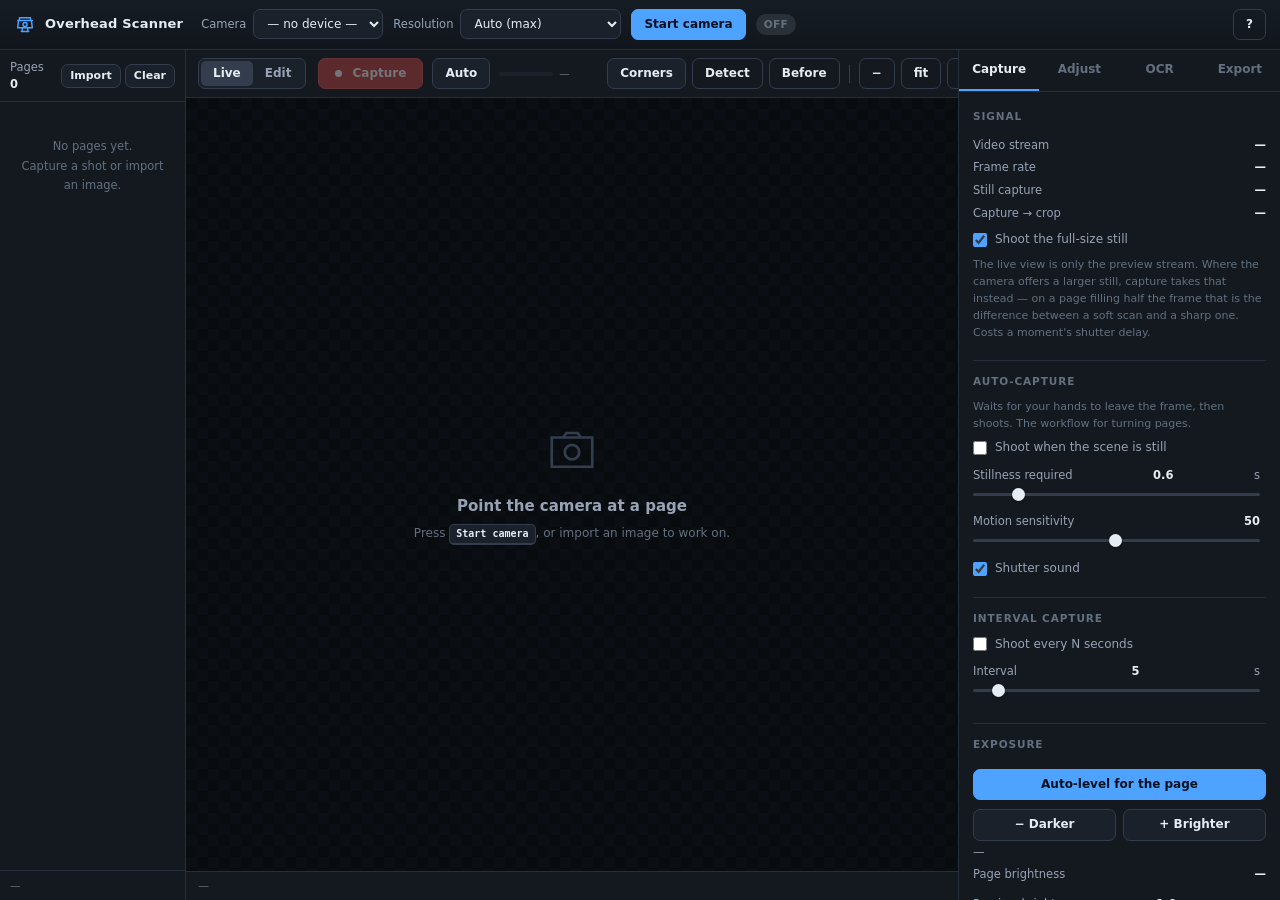
<file: index.html>
<!doctype html>
<html lang="en">
<head>
<meta charset="utf-8">
<meta name="viewport" content="width=device-width, initial-scale=1">
<title>Overhead Scanner</title>
<link rel="stylesheet" href="css/styles.css">
<link rel="icon" href="data:image/svg+xml,<svg xmlns='http://www.w3.org/2000/svg' viewBox='0 0 100 100'><text y='.9em' font-size='90'>🖨️</text></svg>">
</head>
<body>

<div class="app">

  <!-- ───────────────────────── top bar ───────────────────────── -->
  <header class="topbar">
    <div class="brand">
      <svg viewBox="0 0 24 24" class="logo" aria-hidden="true">
        <path d="M4 7h16M6 7V4h12v3M5 7l-1 8h16l-1-8M8 19h8M9 15v4M15 15v4" />
        <circle cx="12" cy="11.5" r="2.2"/>
      </svg>
      <span>Overhead&nbsp;Scanner</span>
    </div>

    <div class="topbar-group">
      <label class="field">
        <span>Camera</span>
        <select id="deviceSel"><option value="">— no device —</option></select>
      </label>
      <label class="field">
        <span>Resolution</span>
        <select id="resSel">
          <option value="auto">Auto (max)</option>
          <option value="3840x2160">4K · 3840×2160</option>
          <option value="2560x1440">1440p · 2560×1440</option>
          <option value="1920x1080">1080p · 1920×1080</option>
          <option value="1280x720">720p · 1280×720</option>
        </select>
      </label>
      <button id="btnStart" class="btn btn-primary">Start camera</button>
      <span id="camStatus" class="chip chip-off">off</span>
    </div>

    <div class="topbar-group right">
      <button id="btnHelp" class="btn btn-ghost" title="Keyboard shortcuts (?)">?</button>
    </div>
  </header>

  <main class="main">

    <!-- ───────────────────────── page tray ───────────────────────── -->
    <aside class="tray" id="trayPanel">
      <div class="tray-head">
        <span>Pages <b id="pageCount">0</b></span>
        <div class="tray-head-btns">
          <button id="btnImport" class="btn btn-tiny" title="Import image files">Import</button>
          <button id="btnClearAll" class="btn btn-tiny btn-danger" title="Delete all pages">Clear</button>
        </div>
      </div>
      <div class="tray-list" id="tray">
        <p class="tray-empty">No pages yet.<br>Capture a shot or import an image.</p>
      </div>
      <div class="tray-foot"><span id="trayInfo">—</span></div>
      <input type="file" id="fileInput" accept="image/*" multiple hidden>
    </aside>

    <!-- ───────────────────────── stage ───────────────────────── -->
    <section class="stage">
      <div class="stage-bar">
        <div class="seg" role="tablist">
          <button id="modeLive"  class="seg-btn is-on">Live</button>
          <button id="modeEdit"  class="seg-btn">Edit</button>
        </div>

        <div class="stage-bar-mid">
          <button id="btnCapture" class="btn btn-capture" title="Capture (Space)">
            <span class="dot"></span> Capture
          </button>
          <button id="btnAutoCap" class="btn btn-toggle" title="Auto-capture when the scene is still (A)">Auto</button>
          <div class="motion" title="Scene motion">
            <div class="motion-bar"><i id="motionFill"></i></div>
            <span id="motionLbl">—</span>
          </div>
        </div>

        <div class="stage-bar-right">
          <button id="btnCorners" class="btn btn-toggle" title="Adjust page corners (C)">Corners</button>
          <button id="btnDetect"  class="btn btn-ghost" title="Re-detect page edges (D)">Detect</button>
          <button id="btnCompare" class="btn btn-ghost" title="Hold to see the original (B)">Before</button>
          <span class="sep"></span>
          <button id="btnZoomOut" class="btn btn-ghost">−</button>
          <button id="btnFit" class="btn btn-ghost" title="Fit to window (0)"><span id="zoomLabel">fit</span></button>
          <button id="btnZoomIn" class="btn btn-ghost">+</button>
        </div>
      </div>

      <div class="stage-view" id="stageView">
        <div class="viewport" id="viewport">
          <video id="video" playsinline muted autoplay></video>
          <canvas id="stageCanvas"></canvas>
          <canvas id="overlayCanvas"></canvas>
        </div>
        <div class="stage-empty" id="stageEmpty">
          <svg viewBox="0 0 24 24" class="big-icon"><path d="M3 6h18v13H3z"/><path d="M8 6l1.5-2h5L16 6"/><circle cx="12" cy="12.5" r="3.2"/></svg>
          <h2>Point the camera at a page</h2>
          <p>Press <kbd>Start camera</kbd>, or import an image to work on.</p>
        </div>
        <div class="shutter" id="shutter"></div>
      </div>

      <div class="stage-foot">
        <span id="stageInfo">—</span>
        <span id="stageHint" class="hint"></span>
      </div>
    </section>

    <!-- ───────────────────────── inspector ───────────────────────── -->
    <aside class="inspector">
      <nav class="tabs">
        <button class="tab is-on" data-tab="capture">Capture</button>
        <button class="tab" data-tab="adjust">Adjust</button>
        <button class="tab" data-tab="ocr">OCR</button>
        <button class="tab" data-tab="export">Export</button>
      </nav>

      <!-- ══ Capture ══ -->
      <div class="pane is-on" data-pane="capture">

        <section class="grp">
          <h3>Signal</h3>
          <div class="kv"><span>Video stream</span><b id="resInfo">—</b></div>
          <div class="kv"><span>Frame rate</span><b id="fpsInfo">—</b></div>
          <div class="kv"><span>Still capture</span><b id="photoInfo">—</b></div>
          <div class="kv"><span>Capture → crop</span><b id="cropInfo">—</b></div>
          <label class="row-check"><input type="checkbox" id="photoChk" checked><span>Shoot the full-size still</span></label>
          <p class="note">The live view is only the preview stream. Where the camera offers a
            larger still, capture takes that instead — on a page filling half the frame that is
            the difference between a soft scan and a sharp one. Costs a moment's shutter delay.</p>
        </section>

        <section class="grp">
          <h3>Auto-capture</h3>
          <p class="note">Waits for your hands to leave the frame, then shoots. The workflow for turning pages.</p>
          <label class="row-check"><input type="checkbox" id="autoCapChk"><span>Shoot when the scene is still</span></label>
          <div class="ctl" data-k="dwell">
            <label>Stillness required <output>0.6</output>s</label>
            <input type="range" min="0.2" max="3" step="0.1" value="0.6">
          </div>
          <div class="ctl" data-k="sens">
            <label>Motion sensitivity <output>50</output></label>
            <input type="range" min="1" max="100" step="1" value="50">
          </div>
          <label class="row-check"><input type="checkbox" id="beepChk" checked><span>Shutter sound</span></label>
        </section>

        <section class="grp">
          <h3>Interval capture</h3>
          <label class="row-check"><input type="checkbox" id="intervalChk"><span>Shoot every N seconds</span></label>
          <div class="ctl" data-k="interval">
            <label>Interval <output>5</output>s</label>
            <input type="range" min="1" max="60" step="1" value="5">
          </div>
        </section>

        <section class="grp">
          <h3>Exposure</h3>
          <button class="btn btn-primary wide" id="expAuto">Auto-level for the page</button>
          <div class="btn-row">
            <button class="btn" id="expDown" title="Darker (,)">− Darker</button>
            <button class="btn" id="expUp" title="Brighter (.)">+ Brighter</button>
          </div>
          <div class="kv"><span id="expWhat">—</span><b id="expValue"></b></div>
          <div class="kv"><span>Page brightness</span><b id="pageLevel">—</b></div>
          <div class="ctl" data-k="previewGain">
            <label>Preview brightness <output>1.0</output>×</label>
            <input type="range" min="1" max="4" step="0.1" value="1">
          </div>
          <p class="note">Preview brightness changes the screen only — captures keep the raw
            sensor data, which the Adjust tab corrects properly. Use it to see what you're
            framing when the desk is dim.</p>
        </section>

        <section class="grp">
          <h3>Focus</h3>
          <button class="btn wide" id="btnRefocus">Refocus now</button>
          <p class="note">Overhead rigs often hunt, or lock onto the desk instead of the page.
            Refocus after changing how high the camera sits. If your camera offers manual
            focus it appears under Camera controls below.</p>
        </section>

        <section class="grp">
          <h3>Camera controls</h3>
          <div id="camCaps"><p class="note">Start the camera to see what it exposes.</p></div>
        </section>

        <section class="grp">
          <h3>Framing aids</h3>
          <label class="row-check"><input type="checkbox" id="guideGrid"><span>Rule-of-thirds grid</span></label>
          <label class="row-check"><input type="checkbox" id="guideCross"><span>Centre cross</span></label>
          <label class="row-check"><input type="checkbox" id="guideDetect" checked><span>Live edge detection</span></label>
          <label class="row-check"><input type="checkbox" id="mirrorChk"><span>Mirror preview</span></label>
          <label class="field wide">
            <span>Aspect guide</span>
            <select id="guideAspect">
              <option value="">none</option>
              <option value="0.7071">A4 portrait</option>
              <option value="1.4142">A4 landscape</option>
              <option value="0.7727">Letter portrait</option>
              <option value="1.2941">Letter landscape</option>
              <option value="1">Square</option>
            </select>
          </label>
        </section>

        <section class="grp">
          <h3>On capture</h3>
          <label class="row-check"><input type="checkbox" id="autoDetectChk" checked><span>Auto-detect page edges</span></label>
          <label class="row-check"><input type="checkbox" id="autoSelectChk" checked><span>Jump to the new page</span></label>
        </section>
      </div>

      <!-- ══ Adjust ══ -->
      <div class="pane" data-pane="adjust">

        <section class="grp">
          <h3>Filter</h3>
          <div class="filters" id="filters">
            <button class="fbtn" data-filter="original">Original</button>
            <button class="fbtn is-on" data-filter="auto">Auto</button>
            <button class="fbtn" data-filter="color">Colour doc</button>
            <button class="fbtn" data-filter="gray">Greyscale</button>
            <button class="fbtn" data-filter="bw">Black &amp; white</button>
            <button class="fbtn" data-filter="whiteboard">Whiteboard</button>
            <button class="fbtn" data-filter="ink">Ink boost</button>
            <button class="fbtn" data-filter="photo">Photo</button>
          </div>
        </section>

        <section class="grp">
          <h3>Geometry</h3>
          <div class="btn-row">
            <button class="btn btn-ghost" id="rotL" title="Rotate left ([)"><svg class="ico" viewBox="0 0 24 24"><path d="M13 4.07V1L8.45 5.55 13 10V6.09c2.84.48 5 2.94 5 5.91s-2.16 5.43-5 5.91v2.02c3.95-.49 7-3.85 7-7.93s-3.05-7.44-7-7.93zM7.11 8.53L5.7 7.11C4.8 8.27 4.24 9.61 4.07 11h2.02c.14-.87.49-1.72 1.02-2.47zM6.09 13H4.07c.17 1.39.72 2.73 1.62 3.89l1.41-1.42c-.52-.75-.87-1.59-1.01-2.47zm1.01 5.32c1.16.9 2.51 1.44 3.9 1.61V17.9c-.87-.15-1.71-.49-2.46-1.03L7.1 18.32z"/></svg>90°</button>
            <button class="btn btn-ghost" id="rotR" title="Rotate right (])"><svg class="ico flip" viewBox="0 0 24 24"><path d="M13 4.07V1L8.45 5.55 13 10V6.09c2.84.48 5 2.94 5 5.91s-2.16 5.43-5 5.91v2.02c3.95-.49 7-3.85 7-7.93s-3.05-7.44-7-7.93zM7.11 8.53L5.7 7.11C4.8 8.27 4.24 9.61 4.07 11h2.02c.14-.87.49-1.72 1.02-2.47zM6.09 13H4.07c.17 1.39.72 2.73 1.62 3.89l1.41-1.42c-.52-.75-.87-1.59-1.01-2.47zm1.01 5.32c1.16.9 2.51 1.44 3.9 1.61V17.9c-.87-.15-1.71-.49-2.46-1.03L7.1 18.32z"/></svg>90°</button>
            <button class="btn btn-ghost" id="flipH">Flip H</button>
            <button class="btn btn-ghost" id="flipV">Flip V</button>
          </div>
          <div class="ctl" data-k="straighten">
            <label>Straighten <output>0</output>°</label>
            <input type="range" min="-15" max="15" step="0.1" value="0">
            <button class="rst" title="Reset to filter default"></button>
          </div>
          <label class="field wide">
            <span>Output size</span>
            <select id="outSize">
              <option value="detected">Fit detected page</option>
              <option value="original">Original pixels</option>
              <option value="a4">A4 · 2480×3508 (300 dpi)</option>
              <option value="letter">Letter · 2550×3300 (300 dpi)</option>
            </select>
          </label>
        </section>

        <section class="grp">
          <h3>Lighting</h3>
          <div class="ctl" data-k="flatten">
            <label>Shadow &amp; gradient removal <output>95</output></label>
            <input type="range" min="0" max="100" step="1" value="95">
            <button class="rst" title="Reset to filter default"></button>
          </div>
          <label class="field wide">
            <span>White balance</span>
            <select id="wbSel">
              <option value="off">Off</option>
              <option value="gray" selected>Gray world</option>
              <option value="white">White patch</option>
            </select>
          </label>
          <div class="ctl" data-k="temp">
            <label>Temperature <output>0</output></label>
            <input type="range" min="-100" max="100" step="1" value="0"><button class="rst" title="Reset to filter default"></button>
          </div>
          <div class="ctl" data-k="tint">
            <label>Tint <output>0</output></label>
            <input type="range" min="-100" max="100" step="1" value="0"><button class="rst" title="Reset to filter default"></button>
          </div>
        </section>

        <section class="grp">
          <h3>Tone</h3>
          <div class="ctl" data-k="exposure">
            <label>Exposure <output>0</output></label>
            <input type="range" min="-100" max="100" step="1" value="0"><button class="rst" title="Reset to filter default"></button>
          </div>
          <div class="ctl" data-k="contrast">
            <label>Contrast <output>0</output></label>
            <input type="range" min="-100" max="100" step="1" value="0"><button class="rst" title="Reset to filter default"></button>
          </div>
          <div class="ctl" data-k="gamma">
            <label>Gamma <output>1.00</output></label>
            <input type="range" min="0.3" max="3" step="0.01" value="1"><button class="rst" title="Reset to filter default"></button>
          </div>
          <div class="ctl" data-k="highlights">
            <label>Highlights <output>0</output></label>
            <input type="range" min="-100" max="100" step="1" value="0"><button class="rst" title="Reset to filter default"></button>
          </div>
          <div class="ctl" data-k="shadows">
            <label>Shadows <output>0</output></label>
            <input type="range" min="-100" max="100" step="1" value="0"><button class="rst" title="Reset to filter default"></button>
          </div>
        </section>

        <section class="grp">
          <h3>Colour</h3>
          <div class="ctl" data-k="saturation">
            <label>Saturation <output>0</output></label>
            <input type="range" min="-100" max="100" step="1" value="0"><button class="rst" title="Reset to filter default"></button>
          </div>
          <div class="ctl" data-k="vibrance">
            <label>Vibrance <output>0</output></label>
            <input type="range" min="-100" max="100" step="1" value="0"><button class="rst" title="Reset to filter default"></button>
          </div>
        </section>

        <section class="grp">
          <h3>Detail</h3>
          <div class="ctl" data-k="denoise">
            <label>Denoise <output>0</output></label>
            <input type="range" min="0" max="100" step="1" value="0"><button class="rst" title="Reset to filter default"></button>
          </div>
          <div class="ctl" data-k="sharpen">
            <label>Sharpen <output>16</output></label>
            <input type="range" min="0" max="150" step="1" value="16"><button class="rst" title="Reset to filter default"></button>
          </div>
        </section>

        <section class="grp" id="bwGrp">
          <h3>Black &amp; white</h3>
          <div class="ctl" data-k="threshold">
            <label>Threshold bias <output>0</output></label>
            <input type="range" min="-50" max="50" step="1" value="0"><button class="rst" title="Reset to filter default"></button>
          </div>
          <div class="ctl" data-k="window">
            <label>Local window <output>100</output>%</label>
            <input type="range" min="20" max="300" step="5" value="100"><button class="rst" title="Reset to filter default"></button>
          </div>
        </section>

        <section class="grp">
          <label class="row-check"><input type="checkbox" id="invertChk"><span>Invert</span></label>
          <div class="btn-row">
            <button class="btn btn-ghost" id="btnResetAdjust">Reset all</button>
            <button class="btn" id="btnApplyAll">Apply to all pages</button>
          </div>
        </section>
      </div>

      <!-- ══ OCR ══ -->
      <div class="pane" data-pane="ocr">
        <section class="grp">
          <h3>Recognition</h3>
          <label class="field wide">
            <span>Language</span>
            <select id="ocrLang"><option value="eng">English (eng)</option></select>
          </label>
          <label class="field wide">
            <span>Page segmentation</span>
            <select id="ocrPsm">
              <option value="3">Automatic — full page</option>
              <option value="4">Single column of text</option>
              <option value="6">Single uniform block</option>
              <option value="11">Sparse text — find anything</option>
              <option value="1">Automatic with orientation detect</option>
            </select>
          </label>
          <div class="btn-row">
            <button class="btn btn-primary" id="btnOcrPage">Read this page</button>
            <button class="btn" id="btnOcrAll">Read all</button>
          </div>
          <button class="btn btn-ghost wide" id="btnOcrCancel" disabled>Cancel</button>
          <div class="prog"><i id="ocrFill"></i></div>
          <div class="kv"><span id="ocrStatus">idle</span><b id="ocrConf">—</b></div>
          <label class="row-check"><input type="checkbox" id="showBoxes"><span>Show word boxes on the image</span></label>
          <p class="note">OCR runs on the <em>processed</em> image — a good Black &amp; white or Auto filter usually lifts accuracy more than any OCR setting.</p>
        </section>

        <section class="grp grow">
          <h3>Text</h3>
          <textarea id="ocrText" spellcheck="false" placeholder="Recognised text appears here, and is editable before export."></textarea>
          <div class="btn-row">
            <button class="btn btn-ghost" id="btnCopyText">Copy</button>
            <button class="btn btn-ghost" id="btnSaveText">Save .txt</button>
          </div>
        </section>
      </div>

      <!-- ══ Export ══ -->
      <div class="pane" data-pane="export">
        <section class="grp">
          <h3>This page</h3>
          <label class="field wide">
            <span>Format</span>
            <select id="expFormat">
              <option value="image/jpeg" selected>JPEG — high quality</option>
              <option value="image/png">PNG — lossless, no compression artefacts</option>
              <option value="image/webp">WebP</option>
            </select>
          </label>
          <div class="ctl" data-k="expQuality">
            <label>Quality <output>98</output></label>
            <input type="range" min="40" max="100" step="1" value="98">
          </div>
          <p class="note">Saved at the full resolution of the crop, always — the slider only
            sets JPEG compression. Choose PNG if you want no compression artefacts at all.</p>
          <div class="btn-row">
            <button class="btn btn-primary" id="btnExportImage">Save image</button>
            <button class="btn btn-ghost" id="btnCopyClip">Copy</button>
          </div>
        </section>

        <section class="grp">
          <h3>PDF</h3>
          <label class="field wide">
            <span>Page size</span>
            <select id="pdfPageSize">
              <option value="auto">Match image aspect</option>
              <option value="a4" selected>A4</option>
              <option value="letter">Letter</option>
            </select>
          </label>
          <div class="ctl" data-k="pdfQuality">
            <label>JPEG quality <output>94</output></label>
            <input type="range" min="40" max="100" step="1" value="94">
          </div>
          <label class="row-check"><input type="checkbox" id="pdfSearchable" checked><span>Searchable — embed OCR text layer</span></label>
          <label class="row-check"><input type="checkbox" id="pdfAllPages" checked><span>All pages (otherwise just this one)</span></label>
          <button class="btn btn-primary wide" id="btnExportPdf">Save PDF</button>
          <p class="note" id="pdfNote">Pages without OCR text are embedded as images only.</p>
        </section>

        <section class="grp">
          <h3>Other</h3>
          <div class="btn-row">
            <button class="btn btn-ghost" id="btnPrint">Print</button>
            <button class="btn btn-ghost" id="btnExportTextAll">All text .txt</button>
          </div>
        </section>

        <section class="grp">
          <h3>Estimate</h3>
          <div class="kv"><span>Output pixels</span><b id="estDims">—</b></div>
          <div class="kv"><span>Approx. size</span><b id="estSize">—</b></div>
          <button class="btn btn-ghost wide" id="btnEstimate">Measure</button>
        </section>
      </div>
    </aside>
  </main>
</div>

<div class="toasts" id="toasts"></div>

<div class="modal" id="helpModal" hidden>
  <div class="modal-box">
    <h2>Keyboard shortcuts</h2>
    <div class="keys">
      <div><kbd>Space</kbd><span>Capture</span></div>
      <div><kbd>A</kbd><span>Toggle auto-capture</span></div>
      <div><kbd>C</kbd><span>Corner adjust mode</span></div>
      <div><kbd>D</kbd><span>Re-detect page edges</span></div>
      <div><kbd>B</kbd><span>Hold — show original</span></div>
      <div><kbd>L</kbd> / <kbd>E</kbd><span>Live / Edit view</span></div>
      <div><kbd>←</kbd> <kbd>→</kbd><span>Previous / next page</span></div>
      <div><kbd>,</kbd> <kbd>.</kbd><span>Camera exposure down / up</span></div>
      <div><kbd>[</kbd> <kbd>]</kbd><span>Rotate left / right</span></div>
      <div><kbd>0</kbd><span>Fit to window</span></div>
      <div><kbd>+</kbd> <kbd>−</kbd><span>Zoom</span></div>
      <div><kbd>1</kbd>–<kbd>8</kbd><span>Pick filter</span></div>
      <div><kbd>R</kbd><span>Run OCR on this page</span></div>
      <div><kbd>Delete</kbd><span>Delete current page</span></div>
      <div><kbd>?</kbd><span>This help</span></div>
    </div>
    <h2>Tips for a clean scan</h2>
    <ul class="tips">
      <li>Light the page from two sides if you can; one lamp leaves a gradient that
          <em>Shadow &amp; gradient removal</em> then has to undo.</li>
      <li>A dark, matte desk mat makes edge detection almost perfect.</li>
      <li>For text-only pages, <em>Black &amp; white</em> gives the smallest files and the best OCR.</li>
      <li>Auto-capture waits for stillness — keep your hand in frame until you want the shot.</li>
    </ul>
    <button class="btn btn-primary" id="btnHelpClose">Close</button>
  </div>
</div>

<script src="js/util.js"></script>
<script src="js/geometry.js"></script>
<script src="js/imaging.js"></script>
<script src="js/camera.js"></script>
<script src="js/pdf.js"></script>
<script src="js/store.js"></script>
<script src="vendor/tesseract/tesseract.min.js"></script>
<script src="js/ocr.js"></script>
<script src="js/app.js"></script>
</body>
</html>
</file>
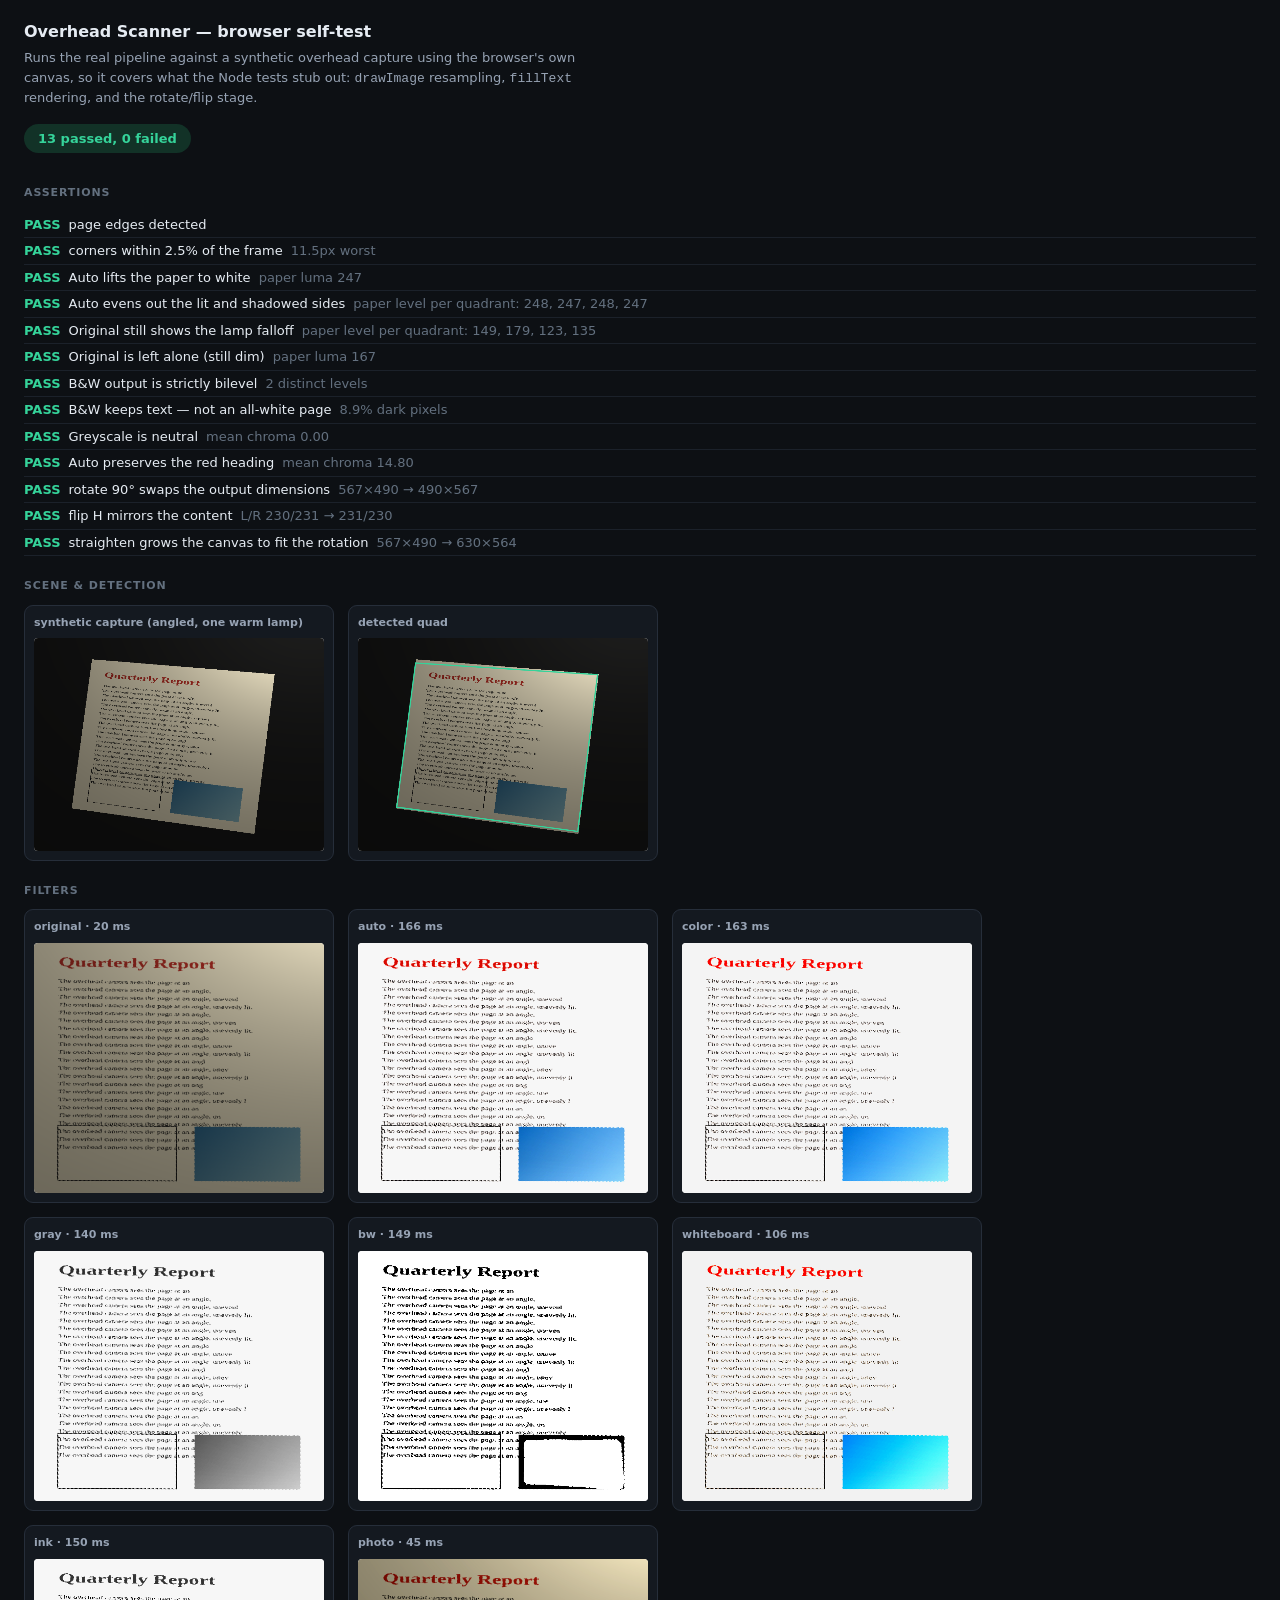
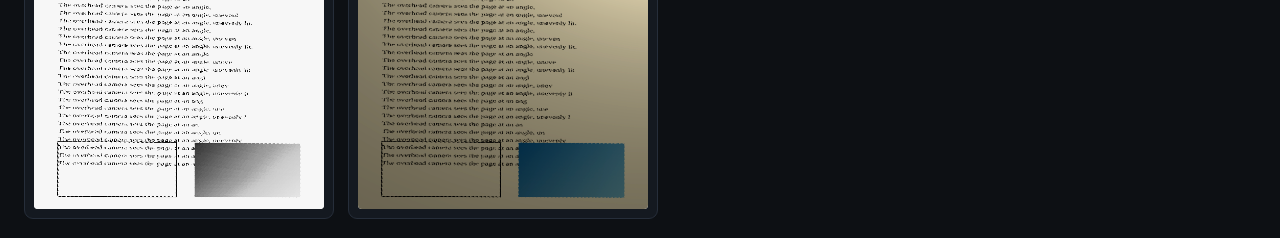
<file: test/browser-test.html>
<!doctype html>
<html lang="en">
<head>
<meta charset="utf-8">
<title>Overhead Scanner — browser self-test</title>
<style>
  body{ background:#0d1014; color:#e6ecf3; font:13px/1.5 -apple-system,BlinkMacSystemFont,system-ui,sans-serif; margin:0; padding:20px 24px; }
  h1{ font-size:16px; margin:0 0 4px; }
  h2{ font-size:11px; text-transform:uppercase; letter-spacing:.9px; color:#63707f; margin:22px 0 10px; }
  p.lede{ color:#97a3b4; margin:0 0 6px; max-width:70ch; }
  #summary{ display:inline-block; padding:5px 14px; border-radius:20px; font-weight:700; margin:10px 0; }
  .good{ background:#123227; color:#35d39a; } .bad{ background:#33191c; color:#ff6b6b; }
  ul{ list-style:none; padding:0; margin:0; }
  li{ padding:3px 0; border-bottom:1px solid #1b212a; }
  li b{ font-weight:700; margin-right:8px; }
  li .p{ color:#35d39a; } li .f{ color:#ff6b6b; }
  li span.d{ color:#63707f; margin-left:8px; }
  .grid{ display:flex; flex-wrap:wrap; gap:14px; }
  .cell{ background:#141920; border:1px solid #262e3a; border-radius:9px; padding:9px; }
  .cell h3{ font-size:11px; margin:0 0 7px; color:#97a3b4; font-weight:600; }
  canvas{ display:block; max-width:290px; height:auto; background:#fff; border-radius:4px; }
</style>
</head>
<body>
<h1>Overhead Scanner — browser self-test</h1>
<p class="lede">Runs the real pipeline against a synthetic overhead capture using the browser's own
canvas, so it covers what the Node tests stub out: <code>drawImage</code> resampling,
<code>fillText</code> rendering, and the rotate/flip stage.</p>
<div id="summary">running…</div>
<h2>Assertions</h2>
<ul id="results"></ul>
<h2>Scene &amp; detection</h2>
<div class="grid" id="sceneGrid"></div>
<h2>Filters</h2>
<div class="grid" id="filterGrid"></div>

<script src="../js/util.js"></script>
<script src="../js/geometry.js"></script>
<script src="../js/imaging.js"></script>
<script>
(function () {
  'use strict';
  let pass = 0, fail = 0;
  const results = document.getElementById('results');
  function ok(name, cond, detail) {
    cond ? pass++ : fail++;
    const li = document.createElement('li');
    li.innerHTML = '<b class="' + (cond ? 'p' : 'f') + '">' + (cond ? 'PASS' : 'FAIL') + '</b>' +
                   name + (detail ? '<span class="d">' + detail + '</span>' : '');
    results.appendChild(li);
  }
  function show(where, title, canvas) {
    const d = document.createElement('div');
    d.className = 'cell';
    d.innerHTML = '<h3>' + title + '</h3>';
    d.appendChild(canvas);
    document.getElementById(where).appendChild(d);
  }

  /* ── build a page, then a scene with that page seen at an angle ── */

  const PW = 620, PH = 850;
  const page = U.canvas(PW, PH);
  (function paintPage(c) {
    c.fillStyle = '#f7f6f2'; c.fillRect(0, 0, PW, PH);
    c.fillStyle = '#b8322c';
    c.font = 'bold 44px Georgia, serif';
    c.fillText('Quarterly Report', 52, 96);
    c.fillStyle = '#1c1c1e';
    c.font = '17px Georgia, serif';
    const line = 'The overhead camera sees the page at an angle, unevenly lit.';
    for (let i = 0; i < 22; i++) c.fillText(line.slice(0, 40 + (i * 7) % 22), 52, 150 + i * 26);
    // a photo block with a smooth gradient — must not be flattened to white
    const g = c.createLinearGradient(340, 620, 566, 800);
    g.addColorStop(0, '#2f6ea8'); g.addColorStop(1, '#8fc4e8');
    c.fillStyle = g; c.fillRect(340, 620, 226, 180);
    c.strokeStyle = '#1c1c1e'; c.lineWidth = 2; c.strokeRect(52, 620, 250, 180);
  })(Imaging.ctx2d(page));

  const SW = 900, SH = 660;
  const QUAD = [{x:0.20,y:0.10},{x:0.83,y:0.17},{x:0.76,y:0.92},{x:0.13,y:0.80}];

  const scene = U.canvas(SW, SH);
  (function composite() {
    const pd = Imaging.ctx2d(page).getImageData(0, 0, PW, PH).data;
    const out = new ImageData(SW, SH), od = out.data;
    const quadPx = QUAD.map((q) => ({ x: q.x * SW, y: q.y * SH }));
    const H = Geom.homography(quadPx, [{x:0,y:0},{x:PW,y:0},{x:PW,y:PH},{x:0,y:PH}]);
    for (let y = 0; y < SH; y++) {
      for (let x = 0; x < SW; x++) {
        const o = (y * SW + x) * 4;
        const w = H[6]*(x+.5) + H[7]*(y+.5) + 1;
        const u = (H[0]*(x+.5) + H[1]*(y+.5) + H[2]) / w;
        const v = (H[3]*(x+.5) + H[4]*(y+.5) + H[5]) / w;
        let r, g, b;
        if (u >= 0 && u < PW && v >= 0 && v < PH) {
          const p = ((v | 0) * PW + (u | 0)) * 4;
          r = pd[p]; g = pd[p+1]; b = pd[p+2];
        } else { r = 26; g = 27; b = 30; }               // dark desk mat
        // One warm lamp up and to the right. Smooth inverse-square-ish falloff
        // with no clamp — a hard floor would put a crease in the illumination
        // that no low-frequency background estimate can track, and the streak
        // it leaves would be an artefact of the test scene, not the pipeline.
        const dx = (x - SW * 0.95) / SW, dy = (y + SH * 0.15) / SH;
        const k = 0.30 + 0.78 / (1 + 3.4 * (dx*dx + dy*dy));
        od[o] = r * k * 1.04; od[o+1] = g * k; od[o+2] = b * k * 0.88; od[o+3] = 255;
      }
    }
    Imaging.ctx2d(scene).putImageData(out, 0, 0);
  })();

  show('sceneGrid', 'synthetic capture (angled, one warm lamp)', clone(scene));

  /* ── detection ── */
  const found = Geom.detect(scene);
  ok('page edges detected', !!found);
  if (found) {
    let worst = 0;
    found.forEach((p, i) => {
      worst = Math.max(worst, Math.hypot((p.x - QUAD[i].x) * SW, (p.y - QUAD[i].y) * SH));
    });
    ok('corners within 2.5% of the frame', worst < SW * 0.025, worst.toFixed(1) + 'px worst');
    const ov = clone(scene);
    const c = Imaging.ctx2d(ov);
    c.strokeStyle = '#35d39a'; c.lineWidth = 4;
    c.beginPath();
    found.forEach((p, i) => (i ? c.lineTo(p.x * SW, p.y * SH) : c.moveTo(p.x * SW, p.y * SH)));
    c.closePath(); c.stroke();
    show('sceneGrid', 'detected quad', ov);
  }

  const corners = found || QUAD;

  /* ── filters ── */
  const stats = {};
  ['original', 'auto', 'color', 'gray', 'bw', 'whiteboard', 'ink', 'photo'].forEach((name) => {
    const adj = Imaging.setFilter(Imaging.newAdjust(), name);
    const t0 = performance.now();
    const out = Imaging.pipeline(scene, adj, corners, 1100);
    const ms = performance.now() - t0;
    stats[name] = measure(out);
    show('filterGrid', name + ' · ' + ms.toFixed(0) + ' ms', out);
  });

  ok('Auto lifts the paper to white',  stats.auto.paper > 240, 'paper luma ' + stats.auto.paper);
  ok('Auto evens out the lit and shadowed sides', stats.auto.spread <= 6,
     'paper level per quadrant: ' + stats.auto.quadPaper.join(', '));
  ok('Original still shows the lamp falloff', stats.original.spread > 25,
     'paper level per quadrant: ' + stats.original.quadPaper.join(', '));
  ok('Original is left alone (still dim)', stats.original.paper < 215, 'paper luma ' + stats.original.paper);
  ok('B&W output is strictly bilevel', stats.bw.levels <= 2, stats.bw.levels + ' distinct levels');
  ok('B&W keeps text — not an all-white page', stats.bw.dark > 0.02 && stats.bw.dark < 0.5,
     (stats.bw.dark * 100).toFixed(1) + '% dark pixels');
  ok('Greyscale is neutral', stats.gray.chroma < 2, 'mean chroma ' + stats.gray.chroma.toFixed(2));
  ok('Auto preserves the red heading', stats.auto.chroma > 6, 'mean chroma ' + stats.auto.chroma.toFixed(2));

  /* ── geometry stage on a real canvas ── */
  {
    const a = Object.assign(Imaging.newAdjust(), { rotate: 90 });
    const r = Imaging.pipeline(scene, a, corners, 700);
    const s = Imaging.pipeline(scene, Imaging.newAdjust(), corners, 700);
    ok('rotate 90° swaps the output dimensions',
       Math.abs(r.width - s.height) <= 1 && Math.abs(r.height - s.width) <= 1,
       s.width + '×' + s.height + ' → ' + r.width + '×' + r.height);

    const f = Imaging.pipeline(scene, Object.assign(Imaging.newAdjust(), { flipH: true }), corners, 700);
    const left = colAvg(s, 0.12), right = colAvg(s, 0.88);
    const fleft = colAvg(f, 0.12), fright = colAvg(f, 0.88);
    ok('flip H mirrors the content', Math.abs(left - fright) < 12 && Math.abs(right - fleft) < 12,
       'L/R ' + left.toFixed(0) + '/' + right.toFixed(0) + ' → ' + fleft.toFixed(0) + '/' + fright.toFixed(0));

    const st = Imaging.pipeline(scene, Object.assign(Imaging.newAdjust(), { straighten: 8 }), corners, 700);
    ok('straighten grows the canvas to fit the rotation', st.width > s.width && st.height > s.height,
       s.width + '×' + s.height + ' → ' + st.width + '×' + st.height);
  }

  const el = document.getElementById('summary');
  el.textContent = pass + ' passed, ' + fail + ' failed';
  el.className = fail ? 'bad' : 'good';

  /* ── helpers ── */
  function clone(c) {
    const o = U.canvas(c.width, c.height);
    Imaging.ctx2d(o).drawImage(c, 0, 0);
    return o;
  }
  function colAvg(c, frac) {
    const x = Math.round(frac * (c.width - 1));
    const d = Imaging.ctx2d(c).getImageData(x, 0, 1, c.height).data;
    let s = 0;
    for (let i = 0; i < d.length; i += 4) s += d[i] * .2126 + d[i+1] * .7152 + d[i+2] * .0722;
    return s / (d.length / 4);
  }
  function measure(c) {
    const d = Imaging.ctx2d(c).getImageData(0, 0, c.width, c.height).data;
    const levels = new Set();
    let dark = 0, n = 0, chroma = 0;
    const paperHist = new Int32Array(256);
    // Per-quadrant histograms. Comparing quadrant *means* would mostly measure
    // where the heading and the photo happen to sit; comparing each quadrant's
    // paper level isolates the lighting, which is what we actually care about.
    const quad = [new Int32Array(256), new Int32Array(256), new Int32Array(256), new Int32Array(256)];
    const qn = [0, 0, 0, 0];
    // ignore a 6% border — the warp's white fill and any desk fringe live there
    const mx = Math.round(c.width * 0.06), my = Math.round(c.height * 0.06);
    for (let y = 0; y < c.height; y++) {
      for (let x = 0; x < c.width; x++) {
        const p = (y * c.width + x) * 4;
        const r = d[p], g = d[p+1], b = d[p+2];
        const lum = Math.min(255, (r * .2126 + g * .7152 + b * .0722) | 0);
        n++;
        if (levels.size <= 4) levels.add(r);
        if (lum < 128) dark++;
        chroma += (Math.max(r, g, b) - Math.min(r, g, b));
        paperHist[lum]++;
        if (x >= mx && y >= my && x < c.width - mx && y < c.height - my) {
          const q = (x < c.width / 2 ? 0 : 1) + (y < c.height / 2 ? 0 : 2);
          quad[q][lum]++; qn[q]++;
        }
      }
    }
    const pct = (hist, count, f) => {
      let acc = 0;
      for (let i = 0; i < 256; i++) { acc += hist[i]; if (acc >= count * f) return i; }
      return 255;
    };
    const paperLevels = quad.map((h, i) => pct(h, qn[i], 0.9));
    return {
      paper: pct(paperHist, n, 0.9),
      dark: dark / n,
      chroma: chroma / n,
      levels: levels.size,
      spread: Math.max.apply(null, paperLevels) - Math.min.apply(null, paperLevels),
      quadPaper: paperLevels
    };
  }
})();
</script>
</body>
</html>
</file>
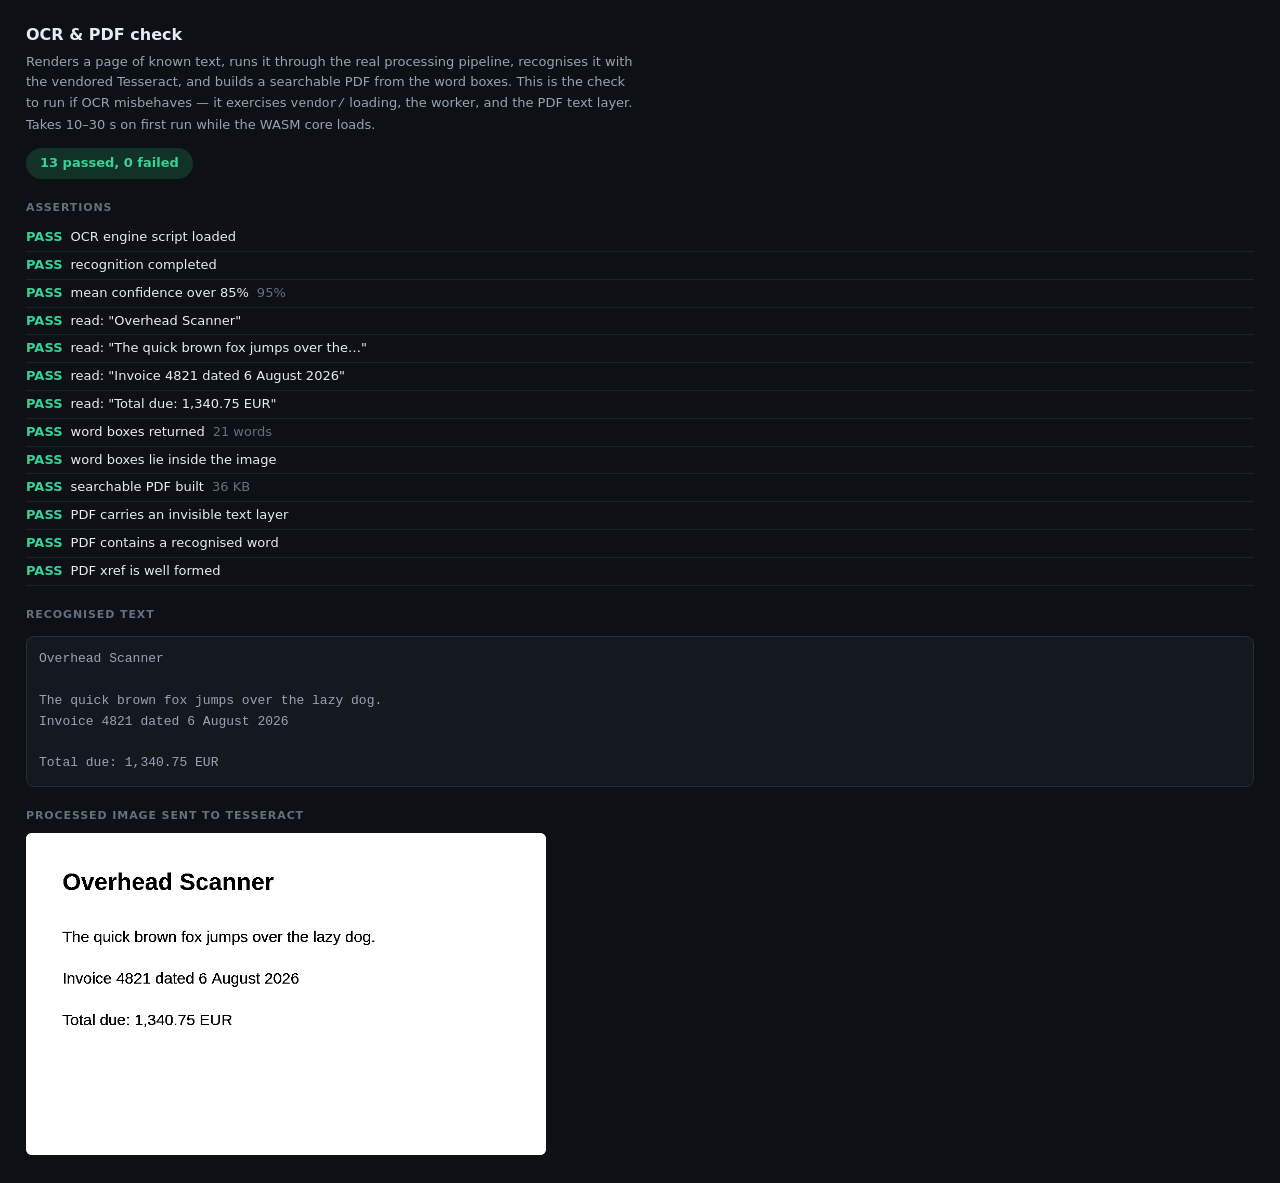
<file: test/ocr-test.html>
<!doctype html>
<html lang="en">
<head>
<meta charset="utf-8">
<title>Overhead Scanner — OCR &amp; PDF check</title>
<style>
  body{ background:#0d1014; color:#e6ecf3; font:13px/1.6 -apple-system,BlinkMacSystemFont,system-ui,sans-serif; margin:0; padding:22px 26px; }
  h1{ font-size:16px; margin:0 0 4px; } h2{ font-size:11px; text-transform:uppercase; letter-spacing:.9px; color:#63707f; margin:20px 0 8px; }
  p.lede{ color:#97a3b4; max-width:74ch; margin:0 0 12px; }
  #summary{ display:inline-block; padding:5px 14px; border-radius:20px; font-weight:700; }
  .good{ background:#123227; color:#35d39a; } .bad{ background:#33191c; color:#ff6b6b; } .wait{ background:#2a3038; color:#97a3b4; }
  ul{ list-style:none; padding:0; margin:0; } li{ padding:3px 0; border-bottom:1px solid #1b212a; }
  li b{ margin-right:8px; } .p{ color:#35d39a; } .f{ color:#ff6b6b; } .d{ color:#63707f; margin-left:8px; }
  pre{ background:#141920; border:1px solid #262e3a; border-radius:8px; padding:12px; overflow:auto; color:#97a3b4; white-space:pre-wrap; }
  canvas{ max-width:520px; height:auto; border-radius:6px; background:#fff; }
</style>
</head>
<body>
<h1>OCR &amp; PDF check</h1>
<p class="lede">Renders a page of known text, runs it through the real processing pipeline,
recognises it with the vendored Tesseract, and builds a searchable PDF from the word boxes.
This is the check to run if OCR misbehaves — it exercises <code>vendor/</code> loading, the
worker, and the PDF text layer. Takes 10–30 s on first run while the WASM core loads.</p>
<div id="summary" class="wait">running…</div>
<h2>Assertions</h2>
<ul id="results"></ul>
<h2>Recognised text</h2>
<pre id="text">—</pre>
<h2>Processed image sent to Tesseract</h2>
<div id="img"></div>

<script src="../js/util.js"></script>
<script src="../js/geometry.js"></script>
<script src="../js/imaging.js"></script>
<script src="../js/pdf.js"></script>
<script src="../vendor/tesseract/tesseract.min.js"></script>
<script src="../js/ocr.js"></script>
<script>
(async function () {
  'use strict';
  let pass = 0, fail = 0;
  const R = document.getElementById('results');
  function ok(name, cond, detail) {
    cond ? pass++ : fail++;
    const li = document.createElement('li');
    li.innerHTML = '<b class="' + (cond ? 'p' : 'f') + '">' + (cond ? 'PASS' : 'FAIL') + '</b>' +
                   name + (detail ? '<span class="d">' + String(detail).replace(/</g, '&lt;') + '</span>' : '');
    R.appendChild(li);
  }
  function done() {
    const s = document.getElementById('summary');
    s.textContent = pass + ' passed, ' + fail + ' failed';
    s.className = fail ? 'bad' : 'good';
  }

  const LINES = [
    'Overhead Scanner',
    'The quick brown fox jumps over the lazy dog.',
    'Invoice 4821 dated 6 August 2026',
    'Total due: 1,340.75 EUR'
  ];

  // A page, dimmed and lit from one side, so OCR runs on a realistic input.
  const W = 1000, H = 620;
  const src = U.canvas(W, H);
  (function paint(c) {
    c.fillStyle = '#fff'; c.fillRect(0, 0, W, H);
    c.fillStyle = '#111';
    c.font = 'bold 46px Helvetica, Arial, sans-serif'; c.fillText(LINES[0], 70, 110);
    c.font = '30px Helvetica, Arial, sans-serif';
    c.fillText(LINES[1], 70, 210);
    c.fillText(LINES[2], 70, 290);
    c.fillText(LINES[3], 70, 370);
    // uneven lighting
    const img = c.getImageData(0, 0, W, H), d = img.data;
    for (let y = 0; y < H; y++) {
      for (let x = 0; x < W; x++) {
        const p = (y * W + x) * 4;
        const k = 0.42 + 0.58 * (1 - Math.hypot((x - W) / W, y / H) * 0.9);
        d[p] *= k; d[p+1] *= k * 0.97; d[p+2] *= k * 0.9;
      }
    }
    c.putImageData(img, 0, 0);
  })(Imaging.ctx2d(src));

  ok('OCR engine script loaded', OCR.available());
  if (!OCR.available()) { done(); return; }

  const adj = Imaging.setFilter(Imaging.newAdjust(), 'bw');
  const processed = Imaging.pipeline(src, adj, null, 2400);
  document.getElementById('img').appendChild(processed);

  let res;
  try {
    res = await OCR.recognize(processed, {
      lang: 'eng', psm: 6,
      onProgress: (s, p) => {
        document.getElementById('summary').textContent = s + ' ' + Math.round(p * 100) + '%';
      }
    });
  } catch (e) {
    ok('recognition completed', false, e && e.message);
    done();
    return;
  }

  document.getElementById('text').textContent = res.text || '(nothing)';
  ok('recognition completed', !!res);
  ok('mean confidence over 85%', res.confidence > 85, Math.round(res.confidence || 0) + '%');

  const flat = (res.text || '').replace(/\s+/g, ' ').toLowerCase();
  LINES.forEach((l) => {
    const want = l.replace(/\s+/g, ' ').toLowerCase();
    ok('read: "' + l.slice(0, 34) + (l.length > 34 ? '…' : '') + '"', flat.indexOf(want) >= 0);
  });

  ok('word boxes returned', res.words.length >= 15, res.words.length + ' words');
  const inBounds = res.words.every((w) =>
    w.x0 >= 0 && w.y0 >= 0 && w.x1 <= processed.width + 2 && w.y1 <= processed.height + 2 && w.x1 > w.x0 && w.y1 > w.y0);
  ok('word boxes lie inside the image', inBounds);

  // Build the searchable PDF exactly as the Export tab does.
  try {
    const jpeg = await U.blobToBytes(await U.canvasToBlob(processed, 'image/jpeg', 0.85));
    const blob = PDF.build([{ jpeg: jpeg, width: processed.width, height: processed.height, words: res.words }],
                           { pageSize: 'a4', title: 'OCR check', searchable: true });
    ok('searchable PDF built', blob.size > 1000, U.bytes(blob.size));
    const s = new TextDecoder('latin1').decode(await blob.arrayBuffer());
    ok('PDF carries an invisible text layer', /\n3 Tr\n/.test(s));
    ok('PDF contains a recognised word', s.indexOf('(Invoice) Tj') >= 0 || s.indexOf('(Overhead) Tj') >= 0);
    const m = s.match(/startxref\n(\d+)/);
    ok('PDF xref is well formed', !!m && s.slice(+m[1], +m[1] + 4) === 'xref');
  } catch (e) {
    ok('searchable PDF built', false, e && e.message);
  }

  await OCR.cancel();
  done();
})();
</script>
</body>
</html>
</file>
<file: css/styles.css>
/* ─────────────────────────────────────────────────────────────
   Overhead Scanner — dark console UI.
   Dark on purpose: the operator judges paper whiteness against
   the screen, and a bright UI reflects in glossy pages.
   ───────────────────────────────────────────────────────────── */

:root{
  --bg:        #0d1014;
  --bg-2:      #141920;
  --bg-3:      #1b212a;
  --line:      #262e3a;
  --line-2:    #333d4d;
  --fg:        #e6ecf3;
  --fg-2:      #97a3b4;
  --fg-3:      #63707f;
  --accent:    #4da3ff;
  --accent-2:  #7fc0ff;
  --good:      #35d39a;
  --warn:      #ffb648;
  --bad:       #ff6b6b;
  --shadow:    0 8px 28px rgba(0,0,0,.45);
  --r:         9px;
  --tray-w:    186px;
  --insp-w:    322px;
  font-synthesis-weight: none;
}

*{ box-sizing:border-box; margin:0; padding:0; }

html,body{ height:100%; }
body{
  background:var(--bg);
  color:var(--fg);
  font:13px/1.45 -apple-system, BlinkMacSystemFont, "Inter", "Segoe UI", system-ui, sans-serif;
  overflow:hidden;
  -webkit-font-smoothing:antialiased;
}

kbd{
  display:inline-block; padding:1px 6px; border-radius:5px;
  background:var(--bg-3); border:1px solid var(--line-2);
  border-bottom-width:2px; font:600 11px/1.6 ui-monospace,SFMono-Regular,Menlo,monospace;
  color:var(--fg);
}

/* ── layout ─────────────────────────────────────────────── */
.app{ display:flex; flex-direction:column; height:100%; }
.main{ flex:1; display:flex; min-height:0; }

.topbar{
  display:flex; align-items:center; gap:18px;
  padding:0 14px; height:50px; flex:none;
  background:linear-gradient(180deg,#161c24,#11161d);
  border-bottom:1px solid var(--line);
}
.brand{ display:flex; align-items:center; gap:9px; font-weight:650; letter-spacing:.2px; white-space:nowrap; }
.logo{ width:22px; height:22px; fill:none; stroke:var(--accent); stroke-width:1.6; stroke-linejoin:round; stroke-linecap:round; }
.topbar-group{ display:flex; align-items:center; gap:10px; }
.topbar-group.right{ margin-left:auto; }

/* ── form atoms ─────────────────────────────────────────── */
.field{ display:flex; align-items:center; gap:7px; font-size:11.5px; color:var(--fg-2); }
.field.wide{ display:block; margin:8px 0; }
.field.wide > span{ display:block; margin-bottom:5px; }
select, input[type=text], textarea{
  background:var(--bg-3); color:var(--fg); border:1px solid var(--line-2);
  border-radius:7px; padding:6px 9px; font:inherit; font-size:12px; outline:none;
  max-width:100%;
}
.field.wide select{ width:100%; }
select:focus, textarea:focus{ border-color:var(--accent); }
select{ cursor:pointer; }

.btn{
  background:var(--bg-3); color:var(--fg); border:1px solid var(--line-2);
  border-radius:7px; padding:6px 12px; font:inherit; font-size:12px; font-weight:550;
  cursor:pointer; white-space:nowrap; transition:background .12s, border-color .12s, color .12s;
}
.btn:hover:not(:disabled){ background:#242c37; border-color:#44506279; }
.btn:active:not(:disabled){ transform:translateY(1px); }
.btn:disabled{ opacity:.4; cursor:not-allowed; }
.btn-primary{ background:var(--accent); border-color:var(--accent); color:#04101f; }
.btn-primary:hover:not(:disabled){ background:var(--accent-2); border-color:var(--accent-2); }
.btn-ghost{ background:transparent; }
.btn-danger:hover:not(:disabled){ background:#3a1f24; border-color:#7d3b45; color:#ffb3b3; }
.btn-tiny{ padding:3px 8px; font-size:11px; }
.btn.wide{ width:100%; margin-top:8px; }
.btn-toggle.is-on{ background:var(--accent); border-color:var(--accent); color:#04101f; }
.btn-row{ display:flex; gap:7px; margin-top:9px; flex-wrap:wrap; }
.btn-row .btn{ flex:1; }

.chip{ font-size:10.5px; font-weight:650; padding:3px 8px; border-radius:20px; letter-spacing:.4px; text-transform:uppercase; }
.chip-off{ background:#2a3038; color:var(--fg-3); }
.chip-on{ background:#123227; color:var(--good); }
.chip-err{ background:#33191c; color:var(--bad); }

.row-check{ display:flex; align-items:center; gap:8px; margin:7px 0; cursor:pointer; color:var(--fg-2); font-size:12px; }
.row-check input{ accent-color:var(--accent); width:14px; height:14px; cursor:pointer; flex:none; }
.row-check:hover{ color:var(--fg); }

/* sliders */
.ctl{ margin:10px 0; display:grid; grid-template-columns:1fr auto; gap:2px 6px; align-items:center; }
.ctl label{ grid-column:1/2; font-size:11.5px; color:var(--fg-2); display:flex; justify-content:space-between; gap:8px; }
.ctl label output{ color:var(--fg); font-variant-numeric:tabular-nums; font-weight:600; }
.ctl input[type=range]{ grid-column:1/2; width:100%; }
/* Reset affordance. Drawn as SVG rather than a "⟲" glyph — the rotation
   arrows are missing from enough font fallbacks to show up as tofu. */
.ctl .rst{
  grid-row:1/3; grid-column:2/3; align-self:center;
  width:19px; height:19px; padding:0; font-size:0; border:none; cursor:pointer;
  background:transparent no-repeat center / 13px 13px;
  background-image:url("data:image/svg+xml,%3Csvg xmlns='http://www.w3.org/2000/svg' viewBox='0 0 16 16' fill='none' stroke='%2363707f' stroke-width='1.7' stroke-linecap='round' stroke-linejoin='round'%3E%3Cpath d='M13.2 8a5.2 5.2 0 1 1-1.7-3.85'/%3E%3Cpath d='M13.4 2.2v3.2h-3.2'/%3E%3C/svg%3E");
  transition:opacity .12s;
  opacity:.7;
}
.ctl .rst:hover{
  opacity:1;
  background-image:url("data:image/svg+xml,%3Csvg xmlns='http://www.w3.org/2000/svg' viewBox='0 0 16 16' fill='none' stroke='%234da3ff' stroke-width='1.7' stroke-linecap='round' stroke-linejoin='round'%3E%3Cpath d='M13.2 8a5.2 5.2 0 1 1-1.7-3.85'/%3E%3Cpath d='M13.4 2.2v3.2h-3.2'/%3E%3C/svg%3E");
}

.ico{ width:13px; height:13px; fill:currentColor; vertical-align:-2px; margin-right:5px; }
.ico.flip{ transform:scaleX(-1); }
.ctl.is-dirty label output{ color:var(--accent); }

input[type=range]{
  -webkit-appearance:none; appearance:none; height:18px; background:none; cursor:pointer;
}
input[type=range]::-webkit-slider-runnable-track{ height:3px; border-radius:3px; background:var(--line-2); }
input[type=range]::-webkit-slider-thumb{
  -webkit-appearance:none; width:13px; height:13px; border-radius:50%;
  background:var(--fg); margin-top:-5px; border:none; box-shadow:0 1px 3px #0008;
}
input[type=range]:hover::-webkit-slider-thumb{ background:var(--accent-2); }
input[type=range]::-moz-range-track{ height:3px; border-radius:3px; background:var(--line-2); }
input[type=range]::-moz-range-thumb{ width:13px; height:13px; border:none; border-radius:50%; background:var(--fg); }

/* ── tray ───────────────────────────────────────────────── */
.tray{
  width:var(--tray-w); flex:none; display:flex; flex-direction:column;
  background:var(--bg-2); border-right:1px solid var(--line);
}
.tray-head{
  display:flex; align-items:center; justify-content:space-between; gap:6px;
  padding:9px 10px; border-bottom:1px solid var(--line); font-size:11.5px; color:var(--fg-2);
}
.tray-head b{ color:var(--fg); }
.tray-head-btns{ display:flex; gap:4px; }
.tray-list{ flex:1; overflow-y:auto; padding:9px; display:flex; flex-direction:column; gap:9px; }
.tray-empty{ color:var(--fg-3); font-size:11.5px; text-align:center; padding:26px 6px; line-height:1.7; }
.tray-foot{ padding:7px 10px; border-top:1px solid var(--line); font-size:10.5px; color:var(--fg-3); }

.thumb{
  position:relative; border:2px solid transparent; border-radius:var(--r);
  overflow:hidden; cursor:pointer; background:#0a0d11; flex:none;
}
.thumb img{ display:block; width:100%; height:auto; opacity:.85; }
.thumb:hover img{ opacity:1; }
.thumb.is-on{ border-color:var(--accent); }
.thumb.is-drag{ opacity:.35; }
.thumb.drop-before{ box-shadow:0 -3px 0 0 var(--accent); }
.thumb.drop-after{ box-shadow:0 3px 0 0 var(--accent); }
.thumb .num{
  position:absolute; top:4px; left:4px; background:#000a; color:#fff;
  font-size:10px; font-weight:700; padding:1px 6px; border-radius:20px;
}
.thumb .badges{ position:absolute; top:4px; right:4px; display:flex; gap:3px; }
.thumb .badge{ background:#000a; color:var(--good); font-size:9px; font-weight:700; padding:1px 5px; border-radius:20px; }
.thumb .del{
  position:absolute; bottom:4px; right:4px; background:#000a; color:#fff; border:none;
  width:20px; height:20px; border-radius:5px; cursor:pointer; font-size:12px; line-height:1;
  opacity:0; transition:opacity .12s;
}
.thumb:hover .del{ opacity:1; }
.thumb .del:hover{ background:var(--bad); }

/* ── stage ──────────────────────────────────────────────── */
.stage{ flex:1; display:flex; flex-direction:column; min-width:0; background:var(--bg); }
.stage-bar{
  display:flex; align-items:center; gap:12px; padding:8px 12px; flex:none;
  border-bottom:1px solid var(--line); background:var(--bg-2);
}
.stage-bar-mid{ display:flex; align-items:center; gap:9px; margin:0 auto; }
.stage-bar-right{ display:flex; align-items:center; gap:6px; }
.sep{ width:1px; height:18px; background:var(--line-2); margin:0 3px; }

.seg{ display:flex; background:var(--bg-3); border:1px solid var(--line-2); border-radius:7px; padding:2px; }
.seg-btn{
  background:none; border:none; color:var(--fg-2); padding:4px 12px; border-radius:5px;
  font:inherit; font-size:12px; font-weight:600; cursor:pointer;
}
.seg-btn.is-on{ background:var(--line-2); color:var(--fg); }

.btn-capture{ background:#c8443f; border-color:#e05a55; color:#fff; padding:6px 16px; font-weight:650; }
.btn-capture:hover:not(:disabled){ background:#e05a55; border-color:#f07570; }
.btn-capture .dot{ display:inline-block; width:7px; height:7px; border-radius:50%; background:#fff; margin-right:6px; vertical-align:middle; }

.motion{ display:flex; align-items:center; gap:6px; font-size:10.5px; color:var(--fg-3); min-width:96px; }
.motion-bar{ width:54px; height:4px; background:var(--bg-3); border-radius:3px; overflow:hidden; }
.motion-bar i{ display:block; height:100%; width:0%; background:var(--warn); transition:width .1s linear; }
.motion-bar i.still{ background:var(--good); }

.stage-view{ flex:1; position:relative; overflow:hidden; display:flex; align-items:center; justify-content:center;
  background:
    linear-gradient(45deg,#0b0e12 25%,transparent 25%,transparent 75%,#0b0e12 75%),
    linear-gradient(45deg,#0b0e12 25%,#090c0f 25%,#090c0f 75%,#0b0e12 75%);
  background-size:22px 22px; background-position:0 0,11px 11px;
}
.viewport{ position:relative; line-height:0; box-shadow:var(--shadow); }
.viewport video, .viewport canvas{ display:block; max-width:100%; }
#video{ background:#000; }
#stageCanvas{ background:#fff; }
#overlayCanvas{ position:absolute; inset:0; width:100%; height:100%; touch-action:none; }
.viewport.mirrored video{ transform:scaleX(-1); }
.viewport.hide-video video{ display:none; }
.viewport.hide-canvas #stageCanvas{ display:none; }
.viewport.hidden{ display:none; }
.viewport.corner-mode #overlayCanvas{ cursor:crosshair; }

.stage-empty{ position:absolute; left:0; right:0; padding:0 20px; text-align:center; color:var(--fg-3); pointer-events:none; }
.stage-empty h2{ font-size:15px; font-weight:600; color:var(--fg-2); margin:12px 0 6px; }
.stage-empty p{ font-size:12px; }
.stage-empty kbd{ font-size:10px; }
.big-icon{ width:54px; height:54px; fill:none; stroke:var(--line-2); stroke-width:1.2; }

.shutter{ position:absolute; inset:0; background:#fff; opacity:0; pointer-events:none; }
.shutter.flash{ animation:flash .28s ease-out; }
@keyframes flash{ 0%{opacity:.85} 100%{opacity:0} }

.stage-foot{
  flex:none; padding:6px 12px; border-top:1px solid var(--line); background:var(--bg-2);
  display:flex; justify-content:space-between; gap:12px; font-size:11px; color:var(--fg-3);
  font-variant-numeric:tabular-nums;
}
.stage-foot .hint{ color:var(--accent); }

/* ── inspector ──────────────────────────────────────────── */
.inspector{
  width:var(--insp-w); flex:none; display:flex; flex-direction:column;
  background:var(--bg-2); border-left:1px solid var(--line);
}
.tabs{ display:flex; flex:none; border-bottom:1px solid var(--line); }
.tab{
  flex:1; background:none; border:none; border-bottom:2px solid transparent;
  color:var(--fg-3); padding:11px 4px; font:inherit; font-size:12px; font-weight:600; cursor:pointer;
}
.tab:hover{ color:var(--fg-2); }
.tab.is-on{ color:var(--fg); border-bottom-color:var(--accent); }
.pane{ display:none; flex:1; overflow-y:auto; padding:4px 14px 20px; flex-direction:column; }
.pane.is-on{ display:flex; }

.grp{ padding:13px 0; border-bottom:1px solid var(--line); }
.grp:last-child{ border-bottom:none; }
.grp.grow{ flex:1; display:flex; flex-direction:column; min-height:170px; }
.grp h3{
  font-size:10.5px; font-weight:700; text-transform:uppercase; letter-spacing:.9px;
  color:var(--fg-3); margin-bottom:9px;
}
.note{ font-size:11px; color:var(--fg-3); line-height:1.55; margin:6px 0; }
.note em{ color:var(--fg-2); font-style:normal; }
.kv{ display:flex; justify-content:space-between; gap:10px; font-size:11.5px; color:var(--fg-2); padding:3px 0; }
.kv b{ color:var(--fg); font-weight:600; font-variant-numeric:tabular-nums; text-align:right; }

.filters{ display:grid; grid-template-columns:1fr 1fr; gap:6px; }
.fbtn{
  background:var(--bg-3); border:1px solid var(--line-2); color:var(--fg-2);
  border-radius:7px; padding:7px 6px; font:inherit; font-size:11.5px; font-weight:550; cursor:pointer;
}
.fbtn:hover{ background:#242c37; color:var(--fg); }
.fbtn.is-on{ background:var(--accent); border-color:var(--accent); color:#04101f; }

.prog{ height:4px; background:var(--bg-3); border-radius:3px; overflow:hidden; margin:10px 0 6px; }
.prog i{ display:block; height:100%; width:0%; background:var(--accent); transition:width .18s; }

#ocrText{ flex:1; width:100%; resize:none; font:12px/1.55 ui-monospace,SFMono-Regular,Menlo,monospace; min-height:150px; }

#camCaps .ctl{ margin:8px 0; }

/* ── toasts ─────────────────────────────────────────────── */
.toasts{ position:fixed; bottom:18px; left:50%; transform:translateX(-50%); display:flex; flex-direction:column; gap:7px; z-index:60; align-items:center; pointer-events:none; }
.toast{
  background:var(--bg-3); border:1px solid var(--line-2); color:var(--fg);
  padding:8px 15px; border-radius:20px; font-size:12px; box-shadow:var(--shadow);
  animation:rise .2s ease-out;
}
.toast.good{ border-color:#2c6e56; color:#9df0cd; }
.toast.bad{ border-color:#7d3b45; color:#ffb3b3; }
.toast.fade{ opacity:0; transition:opacity .3s; }
@keyframes rise{ from{ opacity:0; transform:translateY(8px);} }

/* ── modal ──────────────────────────────────────────────── */
.modal{ position:fixed; inset:0; background:#000a; display:flex; align-items:center; justify-content:center; z-index:70; padding:20px; }
.modal[hidden]{ display:none; }
.modal-box{
  background:var(--bg-2); border:1px solid var(--line-2); border-radius:14px;
  padding:24px 26px; max-width:520px; width:100%; max-height:86vh; overflow-y:auto; box-shadow:var(--shadow);
}
.modal-box h2{ font-size:13px; text-transform:uppercase; letter-spacing:.9px; color:var(--fg-3); margin:18px 0 10px; }
.modal-box h2:first-child{ margin-top:0; }
.keys{ display:grid; grid-template-columns:auto 1fr; gap:7px 14px; align-items:center; font-size:12px; }
.keys > div{ display:contents; }
.keys span{ color:var(--fg-2); }
.tips{ padding-left:17px; font-size:12px; color:var(--fg-2); line-height:1.65; }
.tips li{ margin:5px 0; }
.tips em{ color:var(--fg); font-style:normal; font-weight:600; }
.modal-box .btn{ margin-top:20px; }

/* ── scrollbars ─────────────────────────────────────────── */
::-webkit-scrollbar{ width:9px; height:9px; }
::-webkit-scrollbar-track{ background:transparent; }
::-webkit-scrollbar-thumb{ background:#2c3542; border-radius:5px; border:2px solid var(--bg-2); }
::-webkit-scrollbar-thumb:hover{ background:#3d4757; }

/* ── narrow screens ─────────────────────────────────────── */
@media (max-width:1180px){
  :root{ --insp-w:288px; --tray-w:150px; }
  .brand span{ display:none; }
}
@media (max-width:940px){
  .tray{ display:none; }
  .motion{ display:none; }
}
</file>
